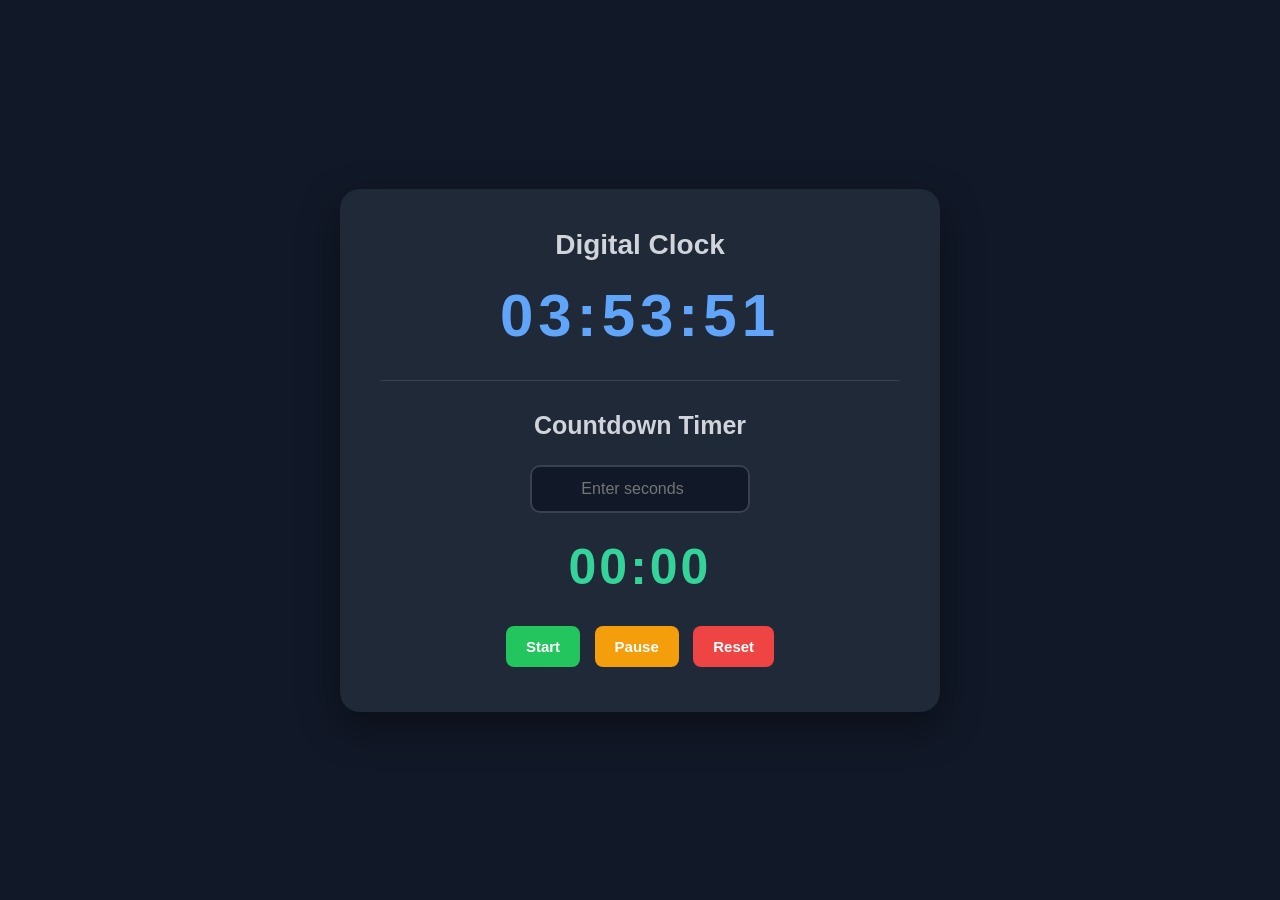
<file: Dig-Clock-nd-CT/index.html>
<!DOCTYPE html>
<html lang="en">
<head>
    <meta charset="UTF-8">
    <meta name="viewport" content="width=device-width, initial-scale=1.0">
    <title>Digital Clock & Countdown Timer</title>
    <link rel="stylesheet" href="style.css">
</head>
<body>
    <div id="container">
        <div id="digitalClock">
            <h1>Digital Clock</h1>
            <p id="clock">00:00:00</p>

        </div>
        <hr>

        <div id="countdownTimer">
            <h2>Countdown Timer</h2>
            <input
                type="number"
                id="secondsInput"
                placeholder="Enter seconds"
                min="1"
            >

            <p id="countdown">00:00</p>

            <button id="startBtn">Start</button>

            <button id="pauseBtn">Pause</button>

            <button id="resetBtn">Reset</button>
            
        </div>
        <script src="script.js"></script>
    </div>

</body>
</html>
</file>
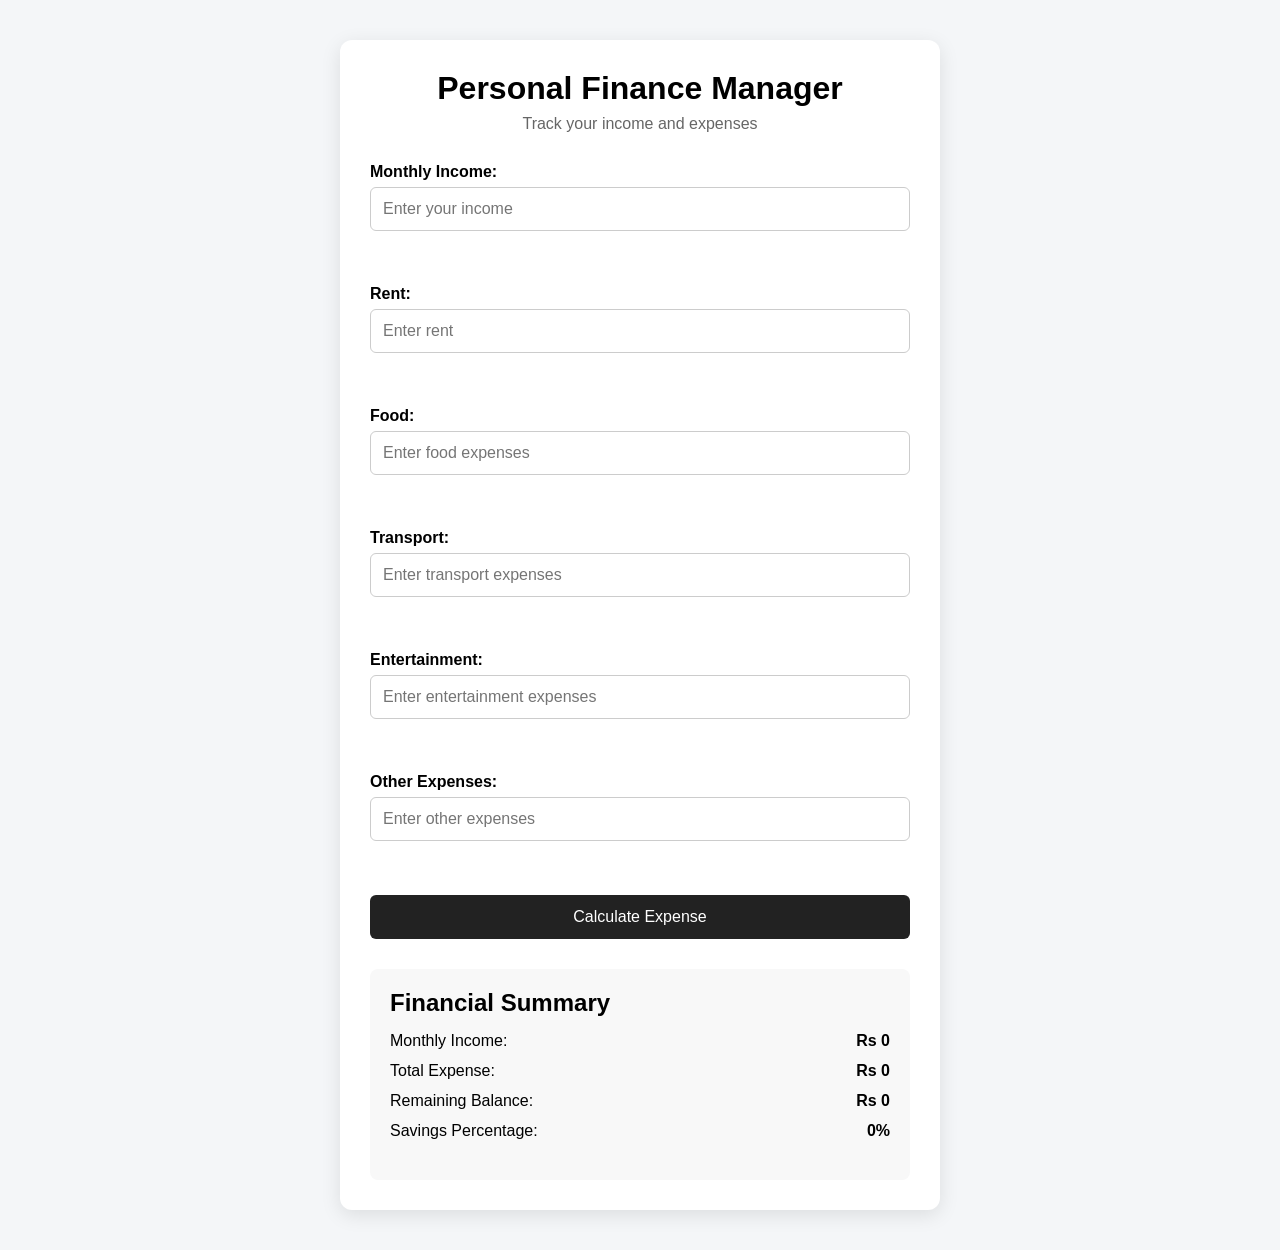
<file: Personal_Finance_Manager/index.html>
<!DOCTYPE html>
<html lang="en">
<head>
    <meta charset="UTF-8">
    <meta name="viewport" content="width=device-width, initial-scale=1.0">
    <title>Personal Finance Manager</title>
    <link rel="stylesheet" href="style.css">
</head>
<body>
    <div class="container">
        <h1>Personal Finance Manager</h1>
        <p class="subtitle">Track your income and expenses</p>

        <div class="form">
           <label>Monthly Income:</label>
    <input type="text" id="income" placeholder="Enter your income">
    <br>
    <br>
    <label for="rent">Rent:</label>
    <input type="text" id="rent" placeholder="Enter rent">
    <br>
    <br>
    <label>Food:</label>
    <input type="text" id="food" placeholder="Enter food expenses">
    <br>
    <br>
    <label>Transport:</label>
    <input type="text" id="transport" placeholder="Enter transport expenses">
    <br>
    <br>
    <label>Entertainment:</label>
    <input type="text" id="entertainment" placeholder="Enter entertainment expenses">
    <br>
    <br>
    <label>Other Expenses:</label>
    <input type="text" id="other" placeholder="Enter other expenses">
    <br>
    <br>
    <button id="calculateBtn">Calculate Expense</button>
    </div>

    <div class="result">
    <h2>Financial Summary</h2>

    <p>
        Monthly Income:
        <span id="incomeResult">Rs 0</span>
    </p>

    <p>
        Total Expense:
        <span id="expenseResult">Rs 0</span>
    </p>

    <p>
        Remaining Balance:
        <span id="balanceResult">Rs 0</span>
    </p>

    <p>
        Savings Percentage:
        <span id="savingsResult">0%</span>
    </p>

    <p id="message"></p>
</div>

    <script src="script.js"></script>

</body>
</html>
</file>
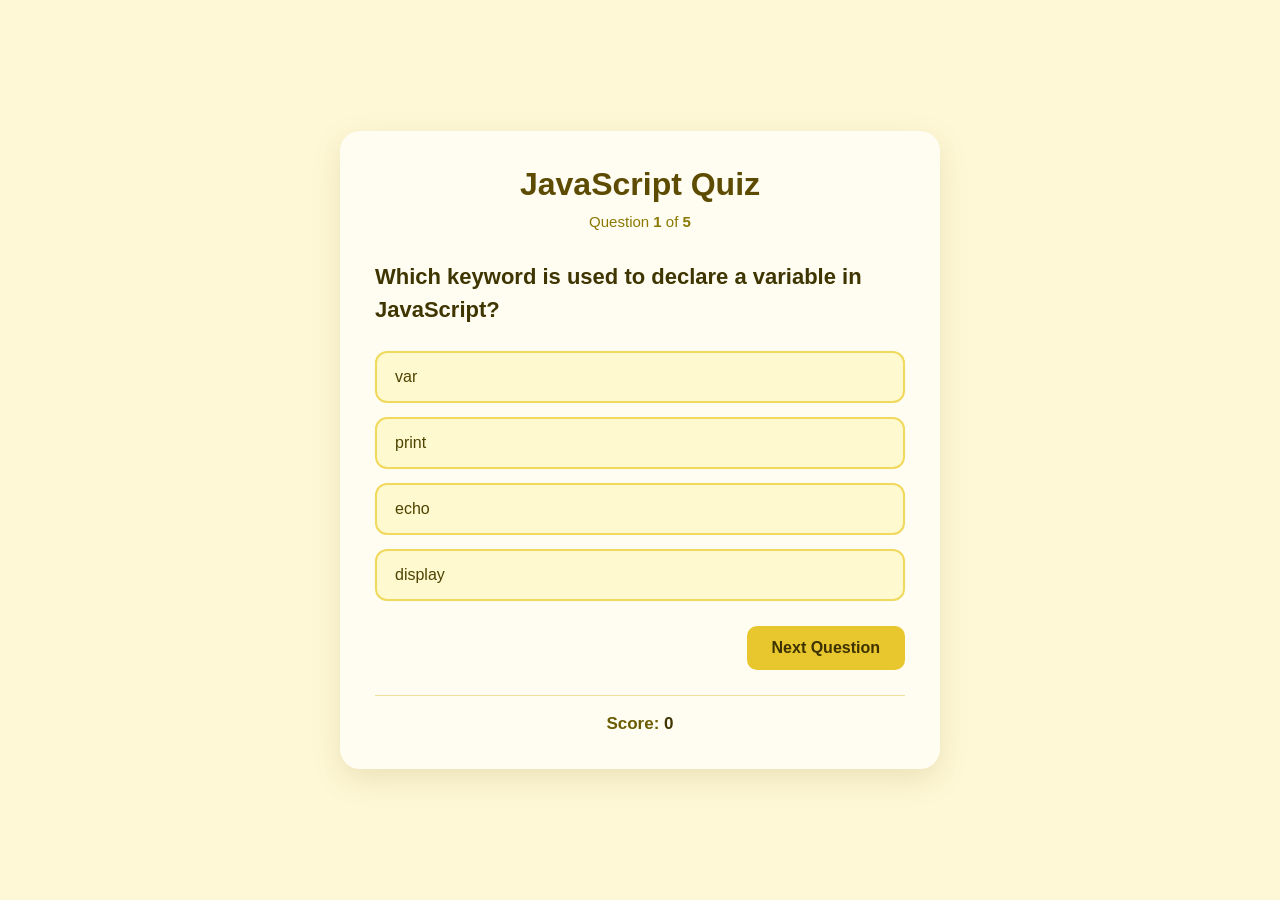
<file: Quiz-App/index.html>
<!DOCTYPE html>
<html lang="en">

<head>
    <meta charset="UTF-8">
    <meta name="viewport" content="width=device-width, initial-scale=1.0">

    <title>Quiz App</title>

    <link rel="stylesheet" href="style.css">
</head>

<body>

    <div class="quiz-container">

        <div class="quiz-header">

            <h1>JavaScript Quiz</h1>

            <p>
                Question <span id="questionNumber">1</span> of 
                <span id="totalQuestions">5</span>
            </p>

        </div>

        <div class="question-section">

            <h2 id="question">
                Which keyword is used to declare a variable in JavaScript?
            </h2>

        </div>


        <div class="options-section">

            <button class="option" id="option1">
                var
            </button>

            <button class="option" id="option2">
                print
            </button>

            <button class="option" id="option3">
                echo
            </button>

            <button class="option" id="option4">
                display
            </button>

        </div>


        <div class="button-section">

            <button id="nextBtn">
                Next Question
            </button>

        </div>


        <div class="score-section">

            <p>
                Score: <span id="score">0</span>
            </p>

        </div>

    </div>


    <script src="script.js"></script>

</body>

</html>
</file>
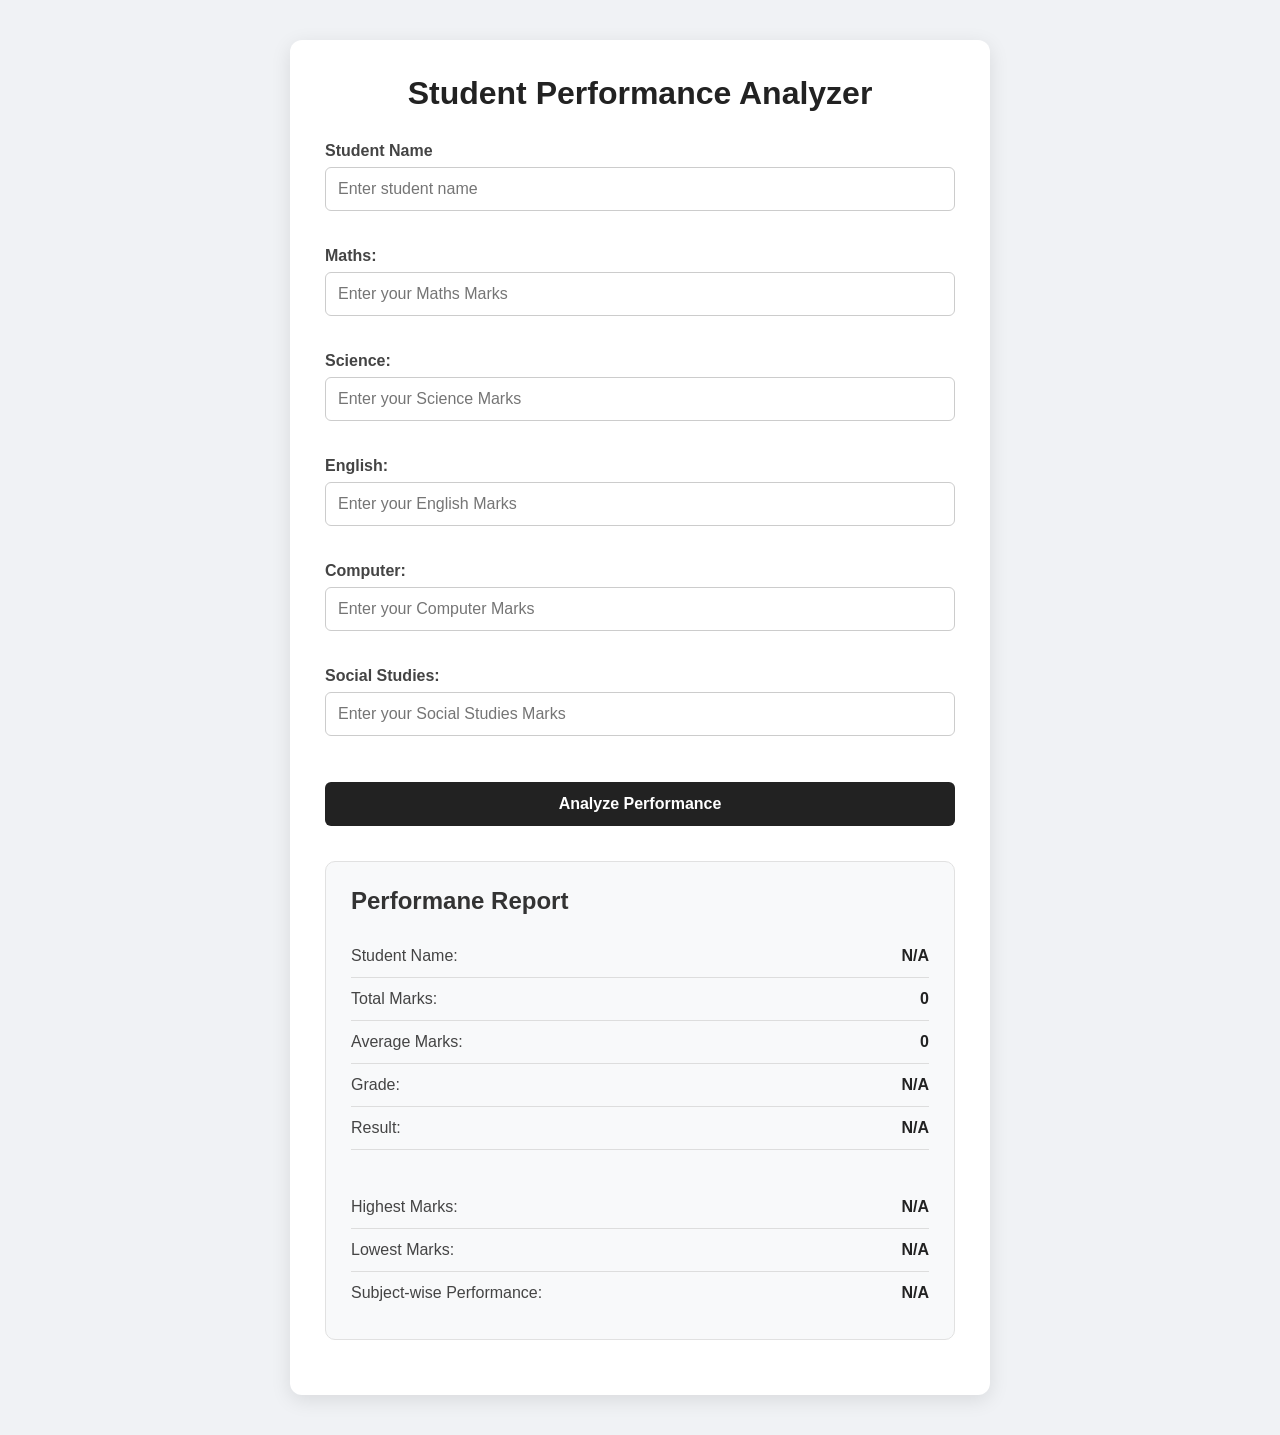
<file: Student-Performance-Analyzer/index.html>
<!DOCTYPE html>
<html lang="en">
<head>
    <meta charset="UTF-8">
    <meta name="viewport" content="width=device-width, initial-scale=1.0">
    <title>Student Performance Analyzer</title>
    <link rel="stylesheet" href="style.css">
</head>
<body>
    <div class="container">
        <h1>Student Performance Analyzer</h1>
        <div class="form">
            <label>Student Name</label>
            <input type="text" id="studentName" placeholder="Enter student name">
            <br>
            <br>

            <label for="maths">Maths:</label>
            <input type="text" id="maths" placeholder="Enter your Maths Marks">
            <br>
            <br>

            <label for="science">Science:</label>
            <input type="text" id="science" placeholder="Enter your Science Marks">     
            <br>
            <br>

            <label for="english">English:</label>
            <input type="text" id="english" placeholder="Enter your English Marks">
            <br>
            <br>

            <label for="computer">Computer:</label>
            <input type="text" id="computer" placeholder="Enter your Computer Marks">
            <br>
            <br>

            <label for="social">Social Studies:</label>
            <input type="text" id="social" placeholder="Enter your Social Studies Marks">
            <br>
            <br>

            <button id="analyzeBtn">Analyze Performance</button>
        </div>

        <div class="result">
            <h2>Performane Report</h2>
            <p>
                Student Name:
                <span id="printName">N/A</span>
            </p>

            <p>
                Total Marks:
                <span id="printTotal">0</span>
            </p>

            <p>
                Average Marks:
                <span id="printAverage">0</span>
            </p>

            <p>
                Grade:
                <span id="printGrade">N/A</span>
            </p>

            <p>
                Result:
                <span id="printResult">N/A</span>
            </p>

            <br>
            <br>

            <p>
                Highest Marks:
                <span id="printHighest">N/A</span>
            </p>

            <p>
                Lowest Marks:
                <span id="printLowest">N/A</span>
            </p>

            <p>
                Subject-wise Performance:
                <span id="printSubjectPerformance">N/A</span>
            </p>

        </div>
        <p id="message"></p>
    </div>
      <script src="script.js"></script>
</body>
</html>
</file>
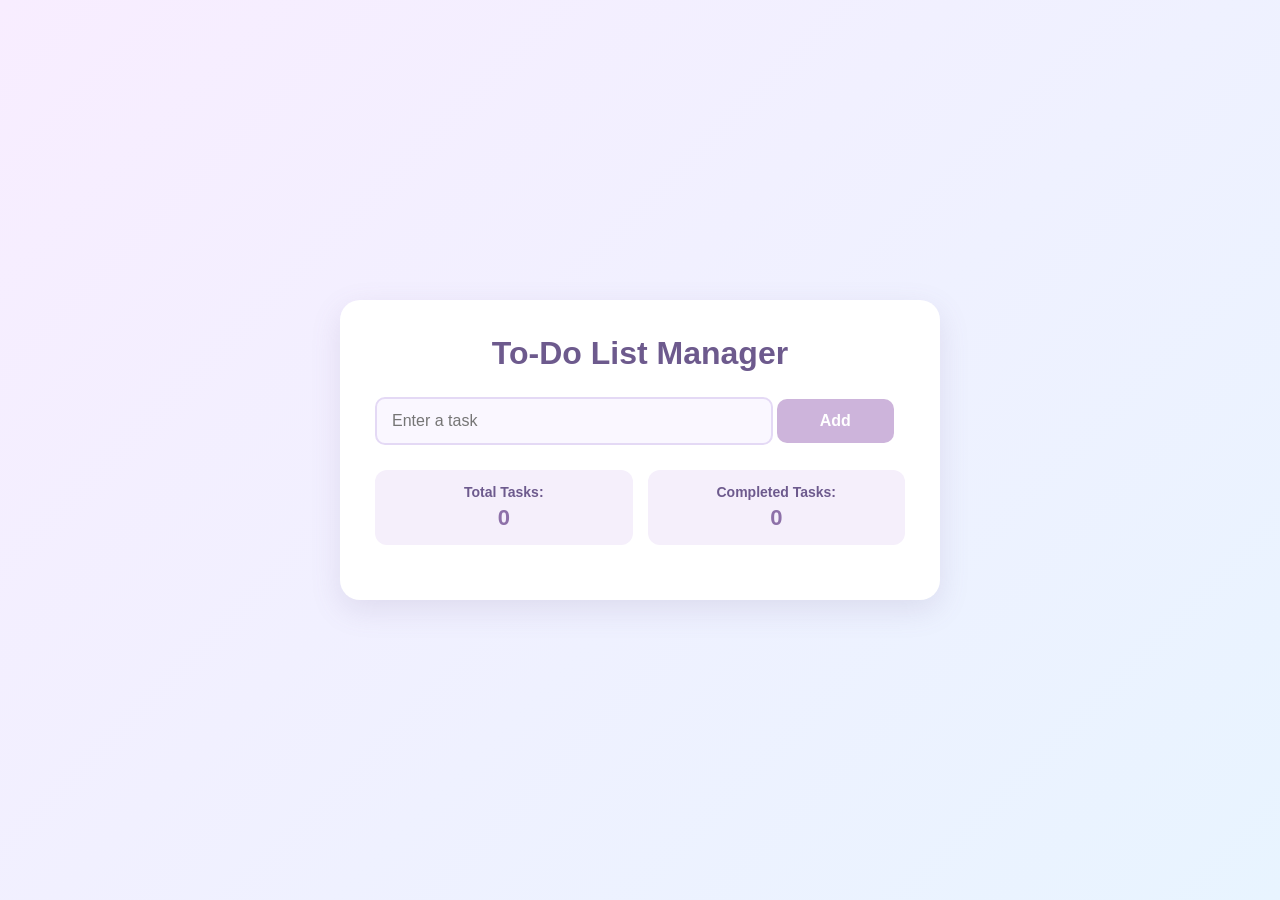
<file: To-Do-List-Manager/index.html>
<!DOCTYPE html>

<html lang="en">
<head>
    <meta charset="UTF-8">
    <meta name="viewport" content="width=device-width, initial-scale=1.0">
    <title>To-Do List Manager</title>
    <link rel="stylesheet" href="style.css">
</head>
<body>

<div id="container">

    <h1>To-Do List Manager</h1>

    <input type="text" id="tId" placeholder="Enter a task">

    <button type="button" onclick="AddTask()">Add</button>

    <div class="task-list">

        <p>
            Total Tasks:
            <span id="totaltask">0</span>
        </p>

        <p>
            Completed Tasks:
            <span id="completed">0</span>
        </p>

    </div>

    <div class="task-items">

        <ul id="taskList">
            <!-- JavaScript will add tasks here -->
        </ul>

    </div>

</div>

<script src="script.js"></script>


</body>
</html>
</file>
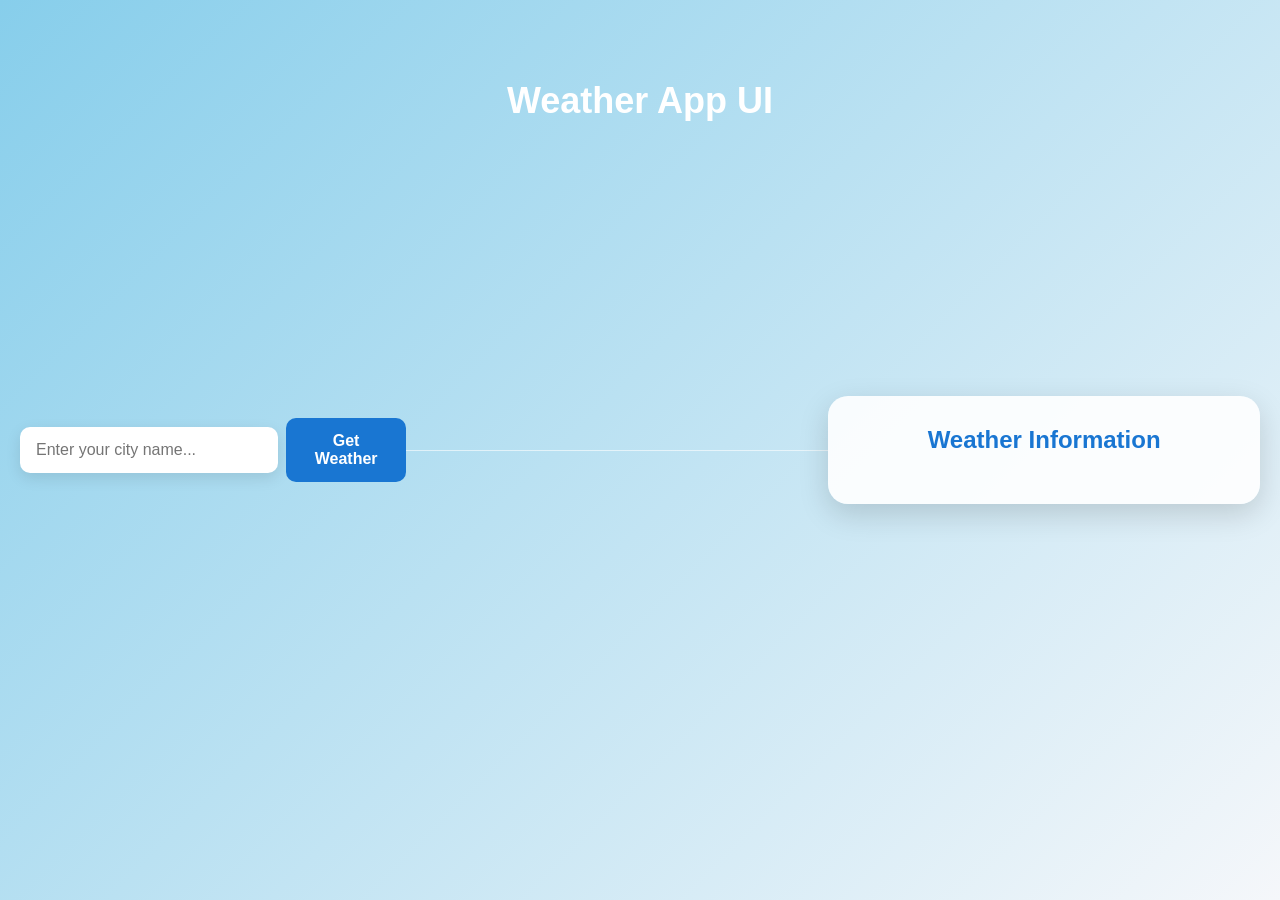
<file: Weather-app/index.html>
<!DOCTYPE html>
<html lang="en">
<head>
    <meta charset="UTF-8">
    <meta name="viewport" content="width=device-width, initial-scale=1.0">
    <title>Weather App UI</title>
    <link rel="stylesheet" href="style.css">
</head>
<body>
    <h1>Weather App UI</h1>
    <input type="text" id="cityInput" placeholder="Enter your city name...">
    <button id="getWeather">Get Weather</button>
    <hr>
    <div id ="weatherInfo">
        <h2>Weather Information</h2>
        <p id="cityName"></p>
        <p id="temperature"></p>
        <p id="humidity"></p>
        <p id="wind"></p>
    </div>
    <script src="script.js"></script>
</body>
</html>
</file>
<file: Dig-Clock-nd-CT/style.css>
/* =========================
   General Reset
========================= */

* {
    margin: 0;
    padding: 0;
    box-sizing: border-box;
}


/* =========================
   Body
========================= */

body {
    font-family: Arial, sans-serif;

    min-height: 100vh;

    display: flex;
    justify-content: center;
    align-items: center;

    background: #111827;

    color: white;

    padding: 20px;
}


/* =========================
   Main Container
========================= */

#container {
    width: 90%;
    max-width: 600px;

    padding: 40px;

    background: #1f2937;

    border-radius: 20px;

    text-align: center;

    box-shadow: 0 15px 40px rgba(0, 0, 0, 0.4);
}


/* =========================
   Digital Clock
========================= */

#digitalClock h1 {
    font-size: 28px;

    margin-bottom: 20px;

    color: #d1d5db;
}


#clock {
    font-size: 60px;

    font-weight: bold;

    letter-spacing: 5px;

    color: #60a5fa;

    margin-bottom: 30px;
}


/* =========================
   Horizontal Line
========================= */

hr {
    border: none;

    border-top: 1px solid #374151;

    margin: 30px 0;
}


/* =========================
   Countdown Timer
========================= */

#countdownTimer h2 {
    font-size: 25px;

    margin-bottom: 25px;

    color: #d1d5db;
}


#countdown {
    font-size: 50px;

    font-weight: bold;

    letter-spacing: 3px;

    color: #34d399;

    margin: 25px 0;
}


/* =========================
   Input
========================= */

#secondsInput {
    width: 220px;

    padding: 13px 15px;

    border: 2px solid #374151;

    border-radius: 10px;

    outline: none;

    background: #111827;

    color: white;

    font-size: 16px;

    text-align: center;
}


#secondsInput:focus {
    border-color: #60a5fa;
}


/* =========================
   Buttons
========================= */

button {
    padding: 12px 20px;

    margin: 5px;

    border: none;

    border-radius: 8px;

    font-size: 15px;

    font-weight: bold;

    cursor: pointer;

    transition: 0.2s;
}


/* Start Button */

#startBtn {
    background: #22c55e;

    color: white;
}


#startBtn:hover {
    background: #16a34a;

    transform: translateY(-2px);
}


/* Pause Button */

#pauseBtn {
    background: #f59e0b;

    color: white;
}


#pauseBtn:hover {
    background: #d97706;

    transform: translateY(-2px);
}


/* Reset Button */

#resetBtn {
    background: #ef4444;

    color: white;
}


#resetBtn:hover {
    background: #dc2626;

    transform: translateY(-2px);
}


/* =========================
   Mobile Responsive
========================= */

@media (max-width: 600px) {

    #container {
        width: 100%;

        padding: 25px 20px;
    }


    #clock {
        font-size: 42px;

        letter-spacing: 3px;
    }


    #countdown {
        font-size: 40px;
    }


    #secondsInput {
        width: 100%;

        max-width: 250px;
    }


    button {
        padding: 11px 16px;
    }

}
</file>
<file: Personal_Finance_Manager/style.css>
* {
    box-sizing: border-box;
    margin: 0;
    padding: 0;
}

body {
    font-family: Arial, sans-serif;
    background-color: #f4f6f8;
    padding: 40px 20px;
}

.container {
    max-width: 600px;
    margin: auto;
    background-color: white;
    padding: 30px;
    border-radius: 12px;
    box-shadow: 0 5px 20px rgba(0, 0, 0, 0.1);
}

h1 {
    text-align: center;
    margin-bottom: 8px;
}

.subtitle {
    text-align: center;
    color: #666;
    margin-bottom: 30px;
}

.form {
    display: flex;
    flex-direction: column;
}

label {
    margin-bottom: 6px;
    font-weight: bold;
}

input {
    padding: 12px;
    margin-bottom: 18px;
    border: 1px solid #ccc;
    border-radius: 6px;
    font-size: 16px;
}

button {
    padding: 13px;
    border: none;
    border-radius: 6px;
    background-color: #222;
    color: white;
    font-size: 16px;
    cursor: pointer;
}

button:hover {
    background-color: #444;
}

.result {
    margin-top: 30px;
    padding: 20px;
    background-color: #f8f8f8;
    border-radius: 8px;
}

.result h2 {
    margin-bottom: 15px;
}

.result p {
    display: flex;
    justify-content: space-between;
    margin: 12px 0;
}

.result span {
    font-weight: bold;
}

#message {
    display: block;
    margin-top: 20px;
    font-weight: bold;
    text-align: center;
}
</file>
<file: Quiz-App/style.css>
/* =========================
   General Styling
========================= */

* {
    margin: 0;
    padding: 0;
    box-sizing: border-box;
}

body {
    font-family: Arial, sans-serif;
    min-height: 100vh;

    display: flex;
    justify-content: center;
    align-items: center;

    background: #fff8d6;
}


/* =========================
   Quiz Container
========================= */

.quiz-container {
    width: 90%;
    max-width: 600px;

    background: #fffdf2;

    padding: 35px;

    border-radius: 20px;

    box-shadow: 0 10px 30px rgba(120, 100, 20, 0.15);
}


/* =========================
   Quiz Header
========================= */

.quiz-header {
    text-align: center;
    margin-bottom: 30px;
}

.quiz-header h1 {
    font-size: 32px;
    color: #5c4b00;
    margin-bottom: 10px;
}

.quiz-header p {
    color: #8a7800;
    font-size: 15px;
}

#questionNumber,
#totalQuestions {
    font-weight: bold;
}


/* =========================
   Question
========================= */

.question-section {
    margin-bottom: 25px;
}

.question-section h2 {
    font-size: 22px;
    line-height: 1.5;
    color: #3f3500;
}


/* =========================
   Options
========================= */

.options-section {
    display: flex;
    flex-direction: column;
    gap: 14px;
}

.option {
    width: 100%;

    padding: 15px 18px;

    border: 2px solid #f0d95c;
    border-radius: 12px;

    background: #fff9cf;

    color: #4d4200;

    font-size: 16px;
    font-weight: 500;

    text-align: left;

    cursor: pointer;

    transition: all 0.2s ease;
}


/* Hover effect */

.option:hover {
    background: #ffe98a;
    border-color: #e6c72e;

    transform: translateY(-2px);
}


/* =========================
   Next Button
========================= */

.button-section {
    margin-top: 25px;
    text-align: right;
}

#nextBtn {
    padding: 13px 25px;

    border: none;
    border-radius: 10px;

    background: #e8c62d;
    color: #3d3200;

    font-size: 16px;
    font-weight: bold;

    cursor: pointer;

    transition: all 0.2s ease;
}

#nextBtn:hover {
    background: #d7b517;

    transform: translateY(-2px);
}


/* =========================
   Score
========================= */

.score-section {
    margin-top: 25px;

    padding-top: 18px;

    border-top: 1px solid #eee0a0;

    text-align: center;
}

.score-section p {
    color: #6c5b00;
    font-size: 17px;
    font-weight: bold;
}

#score {
    color: #3f3500;
}


/* =========================
   Responsive Design
========================= */

@media (max-width: 600px) {

    .quiz-container {
        width: 94%;
        padding: 25px;
    }

    .quiz-header h1 {
        font-size: 26px;
    }

    .question-section h2 {
        font-size: 19px;
    }

    .option {
        font-size: 15px;
    }

    #nextBtn {
        width: 100%;
    }
}
</file>
<file: Student-Performance-Analyzer/style.css>
* {
    margin: 0;
    padding: 0;
    box-sizing: border-box;
}

body {
    font-family: Arial, sans-serif;
    background-color: #f0f2f5;
    min-height: 100vh;
    padding: 40px 20px;
}

.container {
    width: 100%;
    max-width: 700px;
    margin: 0 auto;
    background-color: white;
    padding: 35px;
    border-radius: 12px;
    box-shadow: 0 5px 20px rgba(0, 0, 0, 0.1);
}

/* Heading */

h1 {
    text-align: center;
    margin-bottom: 30px;
    color: #222;
}

h2 {
    margin-bottom: 20px;
    color: #333;
}

/* Form */

.form {
    display: flex;
    flex-direction: column;
}

label {
    font-weight: bold;
    margin-bottom: 7px;
    color: #444;
}

input {
    width: 100%;
    padding: 12px;
    border: 1px solid #ccc;
    border-radius: 6px;
    font-size: 16px;
    outline: none;
}

input:focus {
    border-color: #333;
}

/* Button */

button {
    margin-top: 10px;
    padding: 13px;
    border: none;
    border-radius: 6px;
    background-color: #222;
    color: white;
    font-size: 16px;
    font-weight: bold;
    cursor: pointer;
}

button:hover {
    background-color: #444;
}

/* Result */

.result {
    margin-top: 35px;
    padding: 25px;
    background-color: #f8f9fa;
    border-radius: 10px;
    border: 1px solid #e1e1e1;
}

.result p {
    display: flex;
    justify-content: space-between;
    gap: 20px;
    padding: 12px 0;
    border-bottom: 1px solid #ddd;
    color: #444;
}

.result p:last-child {
    border-bottom: none;
}

.result span {
    font-weight: bold;
    color: #222;
    text-align: right;
}

/* Message */

#message {
    margin-top: 20px;
    text-align: center;
    font-weight: bold;
    font-size: 17px;
}

/* Mobile */

@media (max-width: 600px) {

    body {
        padding: 20px 10px;
    }

    .container {
        padding: 22px;
    }

    h1 {
        font-size: 26px;
    }

    .result p {
        flex-direction: column;
        gap: 5px;
    }

    .result span {
        text-align: left;
    }
}
</file>
<file: To-Do-List-Manager/style.css>
* {
    margin: 0;
    padding: 0;
    box-sizing: border-box;
}

body {
    font-family: Arial, sans-serif;
    background: linear-gradient(135deg, #f8edff, #e8f4ff);
    min-height: 100vh;

    display: flex;
    justify-content: center;
    align-items: center;

    padding: 20px;
}


/* ------------------------------
   Main Container
------------------------------ */

#container {
    width: 100%;
    max-width: 600px;

    background-color: #ffffff;
    padding: 35px;

    border-radius: 20px;

    box-shadow: 0 10px 30px rgba(120, 100, 150, 0.15);
}


/* ------------------------------
   Heading
------------------------------ */

h1 {
    text-align: center;
    color: #6d5a8d;
    margin-bottom: 25px;
    font-size: 32px;
}


/* ------------------------------
   Input + Add Button
------------------------------ */

#tId {
    width: 75%;
    padding: 13px 15px;

    border: 2px solid #e4d9f5;
    border-radius: 10px;

    font-size: 16px;
    outline: none;

    background-color: #faf7ff;
}

#tId:focus {
    border-color: #c9b3e6;
    background-color: #ffffff;
}

#container > button {
    width: 22%;
    padding: 13px 10px;

    border: none;
    border-radius: 10px;

    background-color: #cdb4db;
    color: #ffffff;

    font-size: 16px;
    font-weight: bold;

    cursor: pointer;

    transition: 0.2s;
}

#container > button:hover {
    background-color: #b99acb;
    transform: translateY(-2px);
}


/* ------------------------------
   Task Statistics
------------------------------ */

.task-list {
    display: flex;
    justify-content: space-between;
    gap: 15px;

    margin-top: 25px;
    margin-bottom: 20px;
}

.task-list p {
    flex: 1;

    padding: 14px;

    border-radius: 12px;

    text-align: center;

    font-size: 14px;
    font-weight: bold;

    color: #6d5a8d;
    background-color: #f5effb;
}

#totaltask,
#completed {
    display: block;

    margin-top: 5px;

    font-size: 22px;
    color: #8d70a8;
}


/* ------------------------------
   Task List
------------------------------ */

.task-items {
    margin-top: 10px;
}

#taskList {
    list-style: none;
    padding: 0;
}


/* ------------------------------
   Individual Task
------------------------------ */

#taskList li {
    display: flex;
    align-items: center;
    gap: 8px;

    padding: 15px;

    margin-bottom: 12px;

    background-color: #f9f5ff;

    border: 1px solid #eee4f8;
    border-radius: 12px;

    color: #514761;

    transition: 0.2s;
}

#taskList li:hover {
    transform: translateY(-2px);

    box-shadow: 0 5px 15px rgba(130, 110, 160, 0.12);
}


/* ------------------------------
   Task Text
------------------------------ */

#taskList li span {
    flex: 1;

    font-size: 16px;
}


/* ------------------------------
   Task Buttons
------------------------------ */

#taskList li button {
    border: none;
    border-radius: 8px;

    padding: 8px 11px;

    font-size: 13px;
    font-weight: bold;

    cursor: pointer;

    transition: 0.2s;
}


/* Complete Button */

#taskList li button:nth-child(2) {
    background-color: #c8e6d2;
    color: #47745a;
}

#taskList li button:nth-child(2):hover {
    background-color: #b4d9c0;
}


/* Edit Button */

#taskList li button:nth-child(3) {
    background-color: #f8dfb8;
    color: #856633;
}

#taskList li button:nth-child(3):hover {
    background-color: #f0d29f;
}


/* Delete Button */

#taskList li button:nth-child(4) {
    background-color: #f3c5c9;
    color: #914f57;
}

#taskList li button:nth-child(4):hover {
    background-color: #eab0b6;
}


/* ------------------------------
   Completed Task
------------------------------ */

.completed-task {
    text-decoration: line-through;
    color: #aaa !important;
}


/* ------------------------------
   Mobile Responsive
------------------------------ */

@media (max-width: 500px) {

    #container {
        padding: 25px 20px;
    }

    h1 {
        font-size: 26px;
    }

    #tId {
        width: 100%;
        margin-bottom: 10px;
    }

    #container > button {
        width: 100%;
    }

    .task-list {
        flex-direction: column;
    }

    #taskList li {
        flex-wrap: wrap;
    }

    #taskList li span {
        width: 100%;
        flex-basis: 100%;
        margin-bottom: 8px;
    }

}
</file>
<file: Weather-app/style.css>
/* =========================
   General Reset
========================= */

* {
    margin: 0;
    padding: 0;
    box-sizing: border-box;
}


/* =========================
   Body
========================= */

body {
    font-family: Arial, sans-serif;
    min-height: 100vh;

    display: flex;
    justify-content: center;
    align-items: center;

    background: linear-gradient(135deg, #87ceeb, #f5f7fa);

    color: #333;
}


/* =========================
   Main Weather Container
========================= */

body {
    padding: 20px;
}

h1,
input,
button,
hr,
#weatherInfo {
    max-width: 500px;
}


/* =========================
   Heading
========================= */

h1 {
    position: absolute;
    top: 80px;

    font-size: 36px;
    color: #ffffff;
    text-align: center;
}


/* =========================
   Input
========================= */

input {
    width: 300px;

    padding: 14px 16px;

    border: none;
    border-radius: 10px;

    font-size: 16px;

    outline: none;

    box-shadow: 0 5px 15px rgba(0, 0, 0, 0.1);
}


/* =========================
   Button
========================= */

button {
    padding: 14px 20px;

    margin-left: 8px;

    border: none;
    border-radius: 10px;

    background: #1976d2;
    color: white;

    font-size: 16px;
    font-weight: bold;

    cursor: pointer;

    transition: 0.3s;
}

button:hover {
    background: #125ca3;
    transform: translateY(-2px);
}


/* =========================
   Horizontal Line
========================= */

hr {
    width: 500px;

    margin: 30px auto;

    border: none;
    border-top: 1px solid rgba(255, 255, 255, 0.6);
}


/* =========================
   Weather Information Card
========================= */

#weatherInfo {
    width: 500px;

    padding: 30px;

    background: rgba(255, 255, 255, 0.9);

    border-radius: 20px;

    text-align: center;

    box-shadow: 0 10px 30px rgba(0, 0, 0, 0.15);
}


/* =========================
   Weather Heading
========================= */

#weatherInfo h2 {
    margin-bottom: 20px;

    font-size: 24px;

    color: #1976d2;
}


/* =========================
   Weather Information
========================= */

#weatherInfo p {
    margin: 12px 0;

    font-size: 18px;

    color: #444;
}


/* =========================
   Temperature
========================= */

#temperature {
    font-size: 28px !important;

    font-weight: bold;

    color: #e65100 !important;
}


/* =========================
   Mobile Responsive
========================= */

@media (max-width: 600px) {

    body {
        flex-direction: column;
    }

    h1 {
        position: static;

        margin-bottom: 25px;

        font-size: 30px;
    }

    input {
        width: 100%;
        max-width: 350px;
    }

    button {
        margin-top: 12px;
        margin-left: 0;

        width: 100%;
        max-width: 350px;
    }

    hr {
        width: 100%;
        max-width: 350px;
    }

    #weatherInfo {
        width: 100%;
        max-width: 350px;
    }
}
</file>
